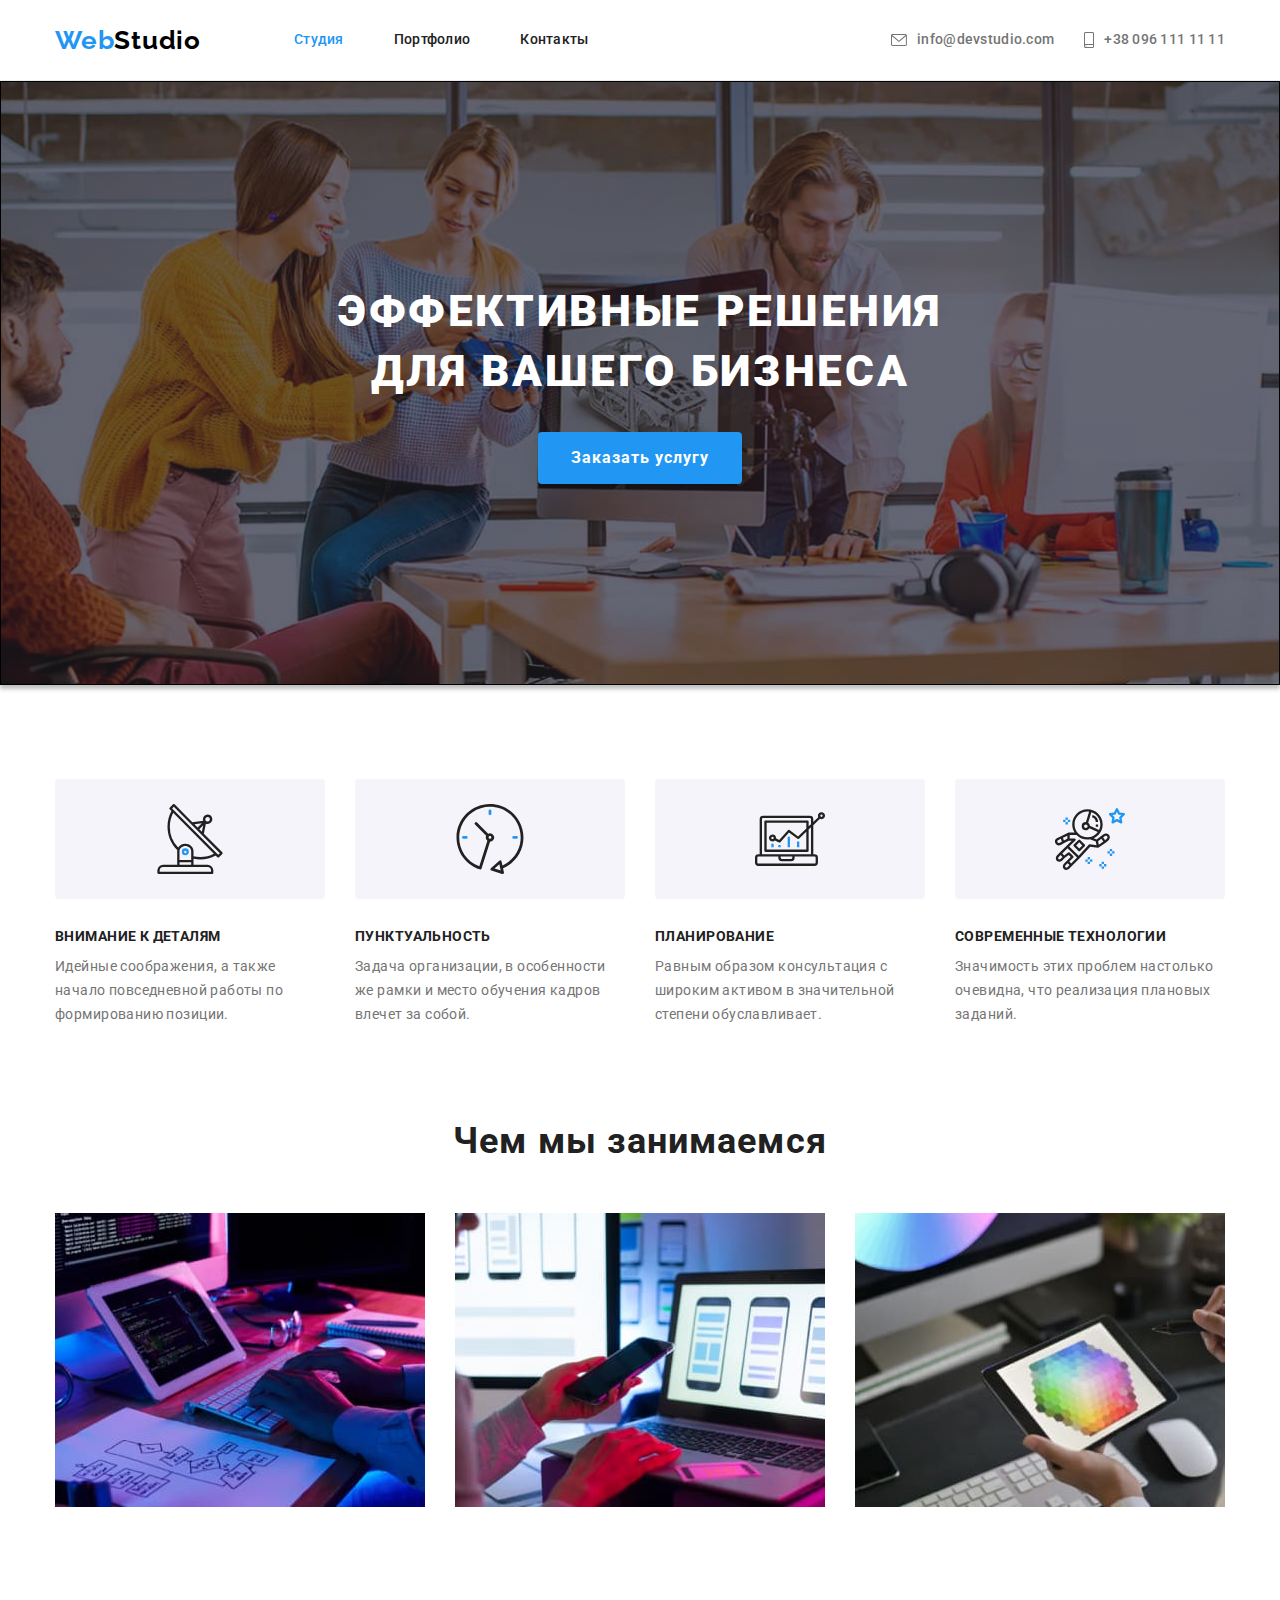
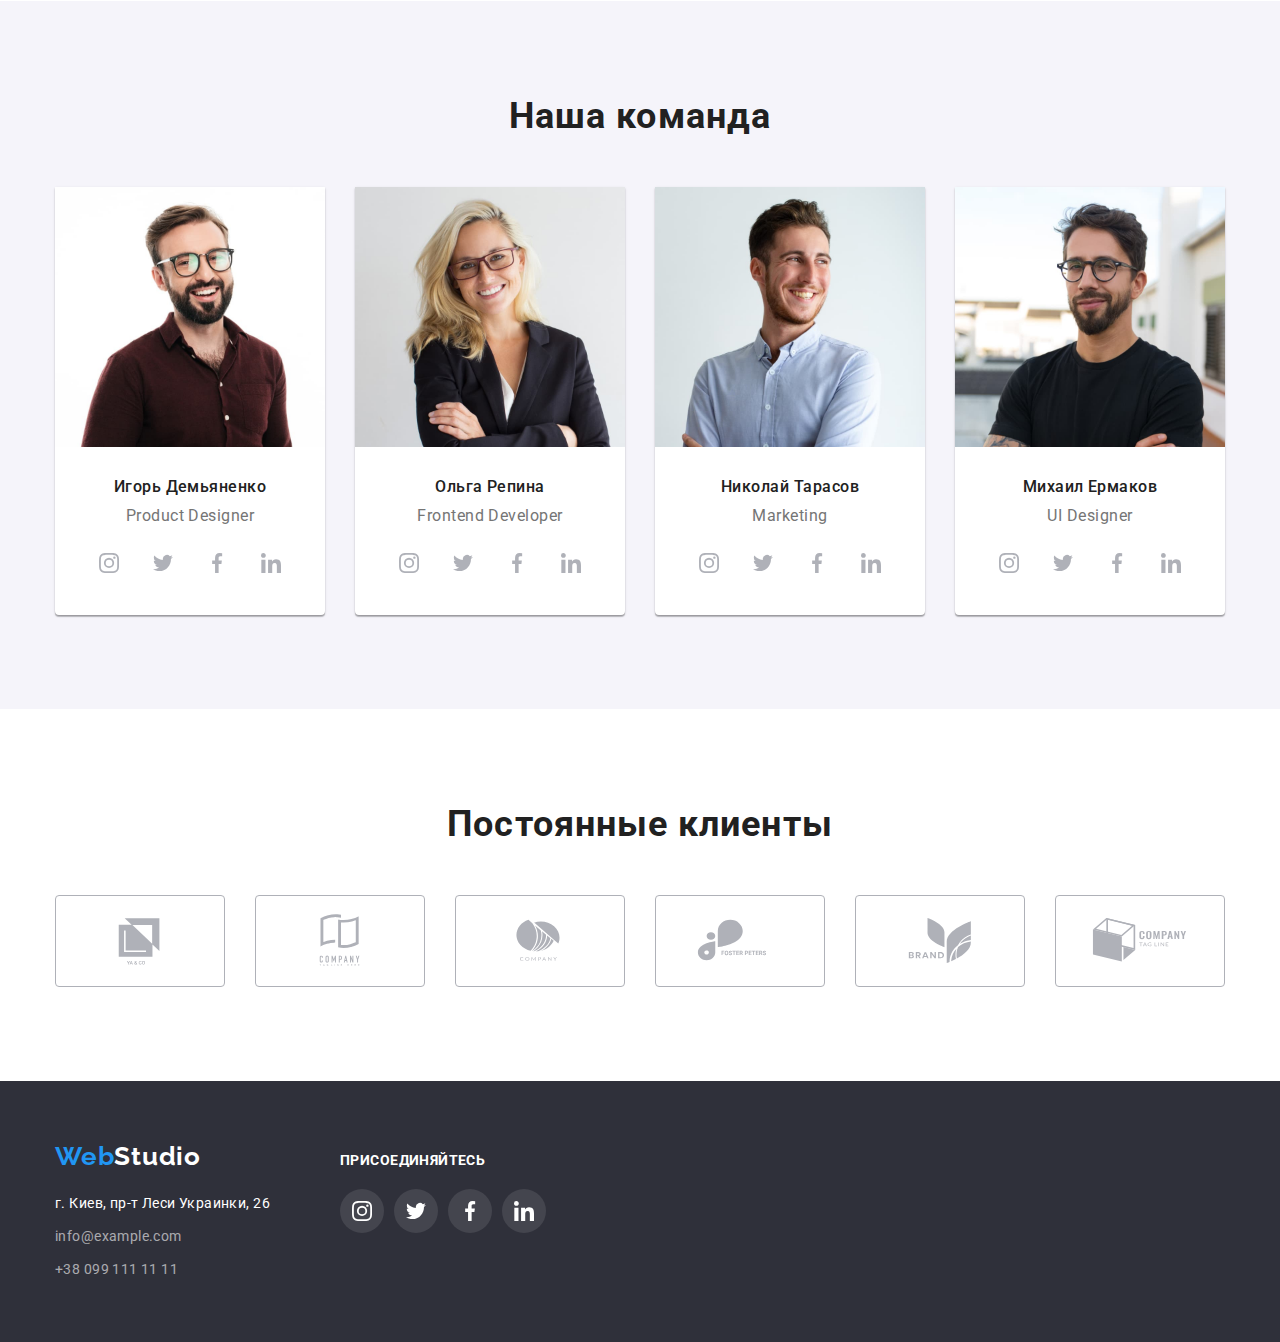
<file: index.html>
<!DOCTYPE html>
<html lang="ru">
  <head>
    <meta charset="UTF-8" />
    <meta http-equiv="X-UA-Compatible" content="IE=edge" />
    <meta name="viewport" content="width=device-width, initial-scale=1.0" />
    <title>Студия</title>
    <link rel="preconnect" href="https://fonts.googleapis.com" />
    <link rel="preconnect" href="https://fonts.gstatic.com" crossorigin />
    <link
      href="https://fonts.googleapis.com/css2?family=Raleway:wght@700&family=Roboto:wght@400;500;700;900&display=swap"
      rel="stylesheet"
    />
    <link
      rel="stylesheet"
      href="https://cdnjs.cloudflare.com/ajax/libs/modern-normalize/1.0.0/modern-normalize.min.css"
    />
    <link rel="stylesheet" href="./css/style.css" />
  </head>
  <body>
    <header class="page-header">
      <div class="container main-menu">
        <a href="" class="logo"><span class="logo-web">Web</span>Studio </a>
        <nav class="site-nav">
          <ul class="site-nav">
            <li class="item">
              <a href="" class="link current">Студия</a>
            </li>
            <li class="item">
              <a href="./portfolio.html" class="link">Портфолио</a>
            </li>
            <li class="item">
              <a href="" class="link">Контакты</a>
            </li>
          </ul>
        </nav>
        <ul class="contacts-header">
          <li class="item">
            <a href="mailto:info@devstudio.com" class="contact-mail"
              ><svg class="icon-contact" width="16" height="12">
                <use href="./images/icons.svg#icon-envelope"></use>
              </svg>
              info@devstudio.com</a
            >
          </li>
          <li class="item">
            <a href="tel:+380961111111" class="contact-tel"
              ><svg class="icon-contact" width="10" height="16">
                <use href="./images/icons.svg#icon-smartphone"></use>
              </svg>
              +38 096 111 11 11</a
            >
          </li>
        </ul>
      </div>
    </header>
    <main>
      <section class="section hero overlay">
        <h1 class="hero-title">Эффективные решения для вашего бизнеса</h1>
        <button type="button" class="hero-button">Заказать услугу</button>
      </section>
      <section class="section advanteges">
        <div class="container">
          <h2 class="section-title visually-hidden">Преимущества</h2>
          <ul class="list-advantages">
            <li class="item">
              <div class="icon-advantages">
                <svg width="70" height="70">
                  <use href="./images/icons.svg#icon-antenna1"></use>
                </svg>
              </div>
              <h3 class="title">Внимание к деталям</h3>
              <p class="text">
                Идейные соображения, а также начало повседневной работы по
                формированию позиции.
              </p>
            </li>
            <li class="item">
              <div class="icon-advantages">
                <svg width="70" height="70">
                  <use href="./images/icons.svg#icon-clock1"></use>
                </svg>
              </div>

              <h3 class="title">Пунктуальность</h3>
              <p class="text">
                Задача организации, в особенности же рамки и место обучения
                кадров влечет за собой.
              </p>
            </li>
            <li class="item">
              <div class="icon-advantages">
                <svg width="70" height="70">
                  <use href="./images/icons.svg#icon-diagram1"></use>
                </svg>
              </div>

              <h3 class="title">Планирование</h3>
              <p class="text">
                Равным образом консультация с широким активом в значительной
                степени обуславливает.
              </p>
            </li>
            <li class="item">
              <div class="icon-advantages">
                <svg width="70" height="70">
                  <use href="./images/icons.svg#icon-astronaut1"></use>
                </svg>
              </div>

              <h3 class="title">Современные технологии</h3>
              <p class="text">
                Значимость этих проблем настолько очевидна, что реализация
                плановых заданий.
              </p>
            </li>
          </ul>
        </div>
      </section>
      <section class="section works">
        <div class="container">
          <h2 class="section-title">Чем мы занимаемся</h2>
          <ul class="list-works">
            <li class="item">
              <img
                class="item-img"
                src="images/box1.jpg"
                width="370"
                height="290"
                alt="HTML-розметка веб-сайтов"
              />
            </li>
            <li class="item">
              <img
                class="item-img"
                src="images/box2.jpg"
                width="370"
                height="290"
                alt="Адаптация веб-сайтов под мобильные устройства"
              />
            </li>
            <li class="item">
              <img
                class="item-img"
                src="images/box3.jpg"
                width="370"
                height="290"
                alt="Векторная и растровая графика"
              />
            </li>
          </ul>
        </div>
      </section>
      <section class="section team">
        <div class="container">
          <h2 class="section-title">Наша команда</h2>
          <ul class="list-team">
            <li class="item">
              <img
                class="item-img"
                src="images/img1.jpg"
                width="270"
                height="260"
                alt="Игорь Демьяненко"
              />
              <div class="card-menu-team">
                <h3 class="title">Игорь Демьяненко</h3>
                <p lang="en" class="text">Product Designer</p>

                <ul class="list-team-socials">
                  <li class="item">
                    <a href="" class="link">
                      <svg width="20" height="20" class="icon-team-socials">
                        <use href="./images/icons.svg#icon-instagram1"></use>
                      </svg>
                    </a>
                  </li>
                  <li class="item">
                    <a href="" class="link">
                      <svg width="20" height="20" class="icon-team-socials">
                        <use href="./images/icons.svg#icon-twitter1"></use>
                      </svg>
                    </a>
                  </li>
                  <li class="item">
                    <a href="" class="link">
                      <svg width="20" height="20" class="icon-team-socials">
                        <use href="./images/icons.svg#icon-facebook1"></use>
                      </svg>
                    </a>
                  </li>
                  <li class="item">
                    <a href="" class="link">
                      <svg width="20" height="20" class="icon-team-socials">
                        <use href="./images/icons.svg#icon-linkedin1"></use>
                      </svg>
                    </a>
                  </li>
                </ul>
              </div>
            </li>
            <li class="item">
              <img
                class="item-img"
                src="images/img2.jpg"
                width="270"
                height="260"
                alt="Ольга Репина"
              />
              <div class="card-menu-team">
                <h3 class="title">Ольга Репина</h3>
                <p lang="en" class="text">Frontend Developer</p>

                <ul class="list-team-socials">
                  <li class="item">
                    <a href="" class="link">
                      <svg width="20" height="20" class="icon-team-socials">
                        <use href="./images/icons.svg#icon-instagram1"></use>
                      </svg>
                    </a>
                  </li>
                  <li class="item">
                    <a href="" class="link">
                      <svg width="20" height="20" class="icon-team-socials">
                        <use href="./images/icons.svg#icon-twitter1"></use>
                      </svg>
                    </a>
                  </li>
                  <li class="item">
                    <a href="" class="link">
                      <svg width="20" height="20" class="icon-team-socials">
                        <use href="./images/icons.svg#icon-facebook1"></use>
                      </svg>
                    </a>
                  </li>
                  <li class="item">
                    <a href="" class="link">
                      <svg width="20" height="20" class="icon-team-socials">
                        <use href="./images/icons.svg#icon-linkedin1"></use>
                      </svg>
                    </a>
                  </li>
                </ul>
              </div>
            </li>
            <li class="item">
              <img
                class="item-img"
                src="images/img3.jpg"
                width="270"
                height="260"
                alt="Николай Тарасов"
              />
              <div class="card-menu-team">
                <h3 class="title">Николай Тарасов</h3>
                <p lang="en" class="text">Marketing</p>

                <ul class="list-team-socials">
                  <li class="item">
                    <a href="" class="link">
                      <svg width="20" height="20" class="icon-team-socials">
                        <use href="./images/icons.svg#icon-instagram1"></use>
                      </svg>
                    </a>
                  </li>
                  <li class="item">
                    <a href="" class="link">
                      <svg width="20" height="20" class="icon-team-socials">
                        <use href="./images/icons.svg#icon-twitter1"></use>
                      </svg>
                    </a>
                  </li>
                  <li class="item">
                    <a href="" class="link">
                      <svg width="20" height="20" class="icon-team-socials">
                        <use href="./images/icons.svg#icon-facebook1"></use>
                      </svg>
                    </a>
                  </li>
                  <li class="item">
                    <a href="" class="link">
                      <svg width="20" height="20" class="icon-team-socials">
                        <use href="./images/icons.svg#icon-linkedin1"></use>
                      </svg>
                    </a>
                  </li>
                </ul>
              </div>
            </li>
            <li class="item">
              <img
                class="item-img"
                src="images/img4.jpg"
                width="270"
                height="260"
                alt="Михаил Ермаков"
              />
              <div class="card-menu-team">
                <h3 class="title">Михаил Ермаков</h3>
                <p lang="en" class="text">UI Designer</p>

                <ul class="list-team-socials">
                  <li class="item">
                    <a href="" class="link">
                      <svg width="20" height="20" class="icon-team-socials">
                        <use href="./images/icons.svg#icon-instagram1"></use>
                      </svg>
                    </a>
                  </li>
                  <li class="item">
                    <a href="" class="link">
                      <svg width="20" height="20" class="icon-team-socials">
                        <use href="./images/icons.svg#icon-twitter1"></use>
                      </svg>
                    </a>
                  </li>
                  <li class="item">
                    <a href="" class="link">
                      <svg width="20" height="20" class="icon-team-socials">
                        <use href="./images/icons.svg#icon-facebook1"></use>
                      </svg>
                    </a>
                  </li>
                  <li class="item">
                    <a href="" class="link">
                      <svg width="20" height="20" class="icon-team-socials">
                        <use href="./images/icons.svg#icon-linkedin1"></use>
                      </svg>
                    </a>
                  </li>
                </ul>
              </div>
            </li>
          </ul>
        </div>
      </section>
      <section class="section clients">
        <div class="container">
          <h2 class="section-title">Постоянные клиенты</h2>
          <ul class="list-clients">
            <li class="item">
              <a href="" class="link">
                <svg class="icon-clients" width="106" height="60">
                  <use href="./images/icons.svg#icon-logo1"></use>
                </svg>
              </a>
            </li>
            <li class="item">
              <a href="" class="link">
                <svg class="icon-clients" width="106" height="60">
                  <use href="./images/icons.svg#icon-logo2"></use>
                </svg>
              </a>
            </li>
            <li class="item">
              <a href="" class="link">
                <svg class="icon-clients" width="106" height="60">
                  <use href="./images/icons.svg#icon-logo3"></use>
                </svg>
              </a>
            </li>
            <li class="item">
              <a href="" class="link">
                <svg class="icon-clients" width="106" height="60">
                  <use href="./images/icons.svg#icon-logo4"></use>
                </svg>
              </a>
            </li>
            <li class="item">
              <a href="" class="link">
                <svg class="icon-clients" width="106" height="60">
                  <use href="./images/icons.svg#icon-logo5"></use>
                </svg>
              </a>
            </li>
            <li class="item">
              <a href="" class="link">
                <svg class="icon-clients" width="106" height="60">
                  <use href="./images/icons.svg#icon-logo6"></use>
                </svg>
              </a>
            </li>
          </ul>
        </div>
      </section>
    </main>
    <footer class="footer">
      <div class="container footer-menu">
        <div class="footer-info">
          <a href="" class="logo-footer"
            ><span class="logo-web">Web</span>Studio</a
          >
          <address class="contacts">
            <ul class="list-contacts">
              <li class="item">
                <a href="" class="link-address"
                  >г. Киев, пр-т Леси Украинки, 26</a
                >
              </li>
              <li class="item">
                <a href="mailto:info@example.com" class="link"
                  >info@example.com</a
                >
              </li>
              <li class="item">
                <a href="tel:+380991111111" class="link tel"
                  >+38 099 111 11 11</a
                >
              </li>
            </ul>
          </address>
        </div>
        <div class="footer-socials">
          <p class="text">присоединяйтесь</p>
          <ul class="list-footer-socials">
            <li class="item">
              <a href="" class="link">
                <svg width="20" height="20" class="icon-footer-socials">
                  <use href="./images/icons.svg#icon-instagram1"></use>
                </svg>
              </a>
            </li>
            <li class="item">
              <a href="" class="link">
                <svg width="20" height="20" class="icon-footer-socials">
                  <use href="./images/icons.svg#icon-twitter1"></use>
                </svg>
              </a>
            </li>
            <li class="item">
              <a href="" class="link">
                <svg width="20" height="20" class="icon-footer-socials">
                  <use href="./images/icons.svg#icon-facebook1"></use>
                </svg>
              </a>
            </li>
            <li class="item">
              <a href="" class="link">
                <svg width="20" height="20" class="icon-footer-socials">
                  <use href="./images/icons.svg#icon-linkedin1"></use>
                </svg>
              </a>
            </li>
          </ul>
        </div>
      </div>
    </footer>
  </body>
</html>
</file>
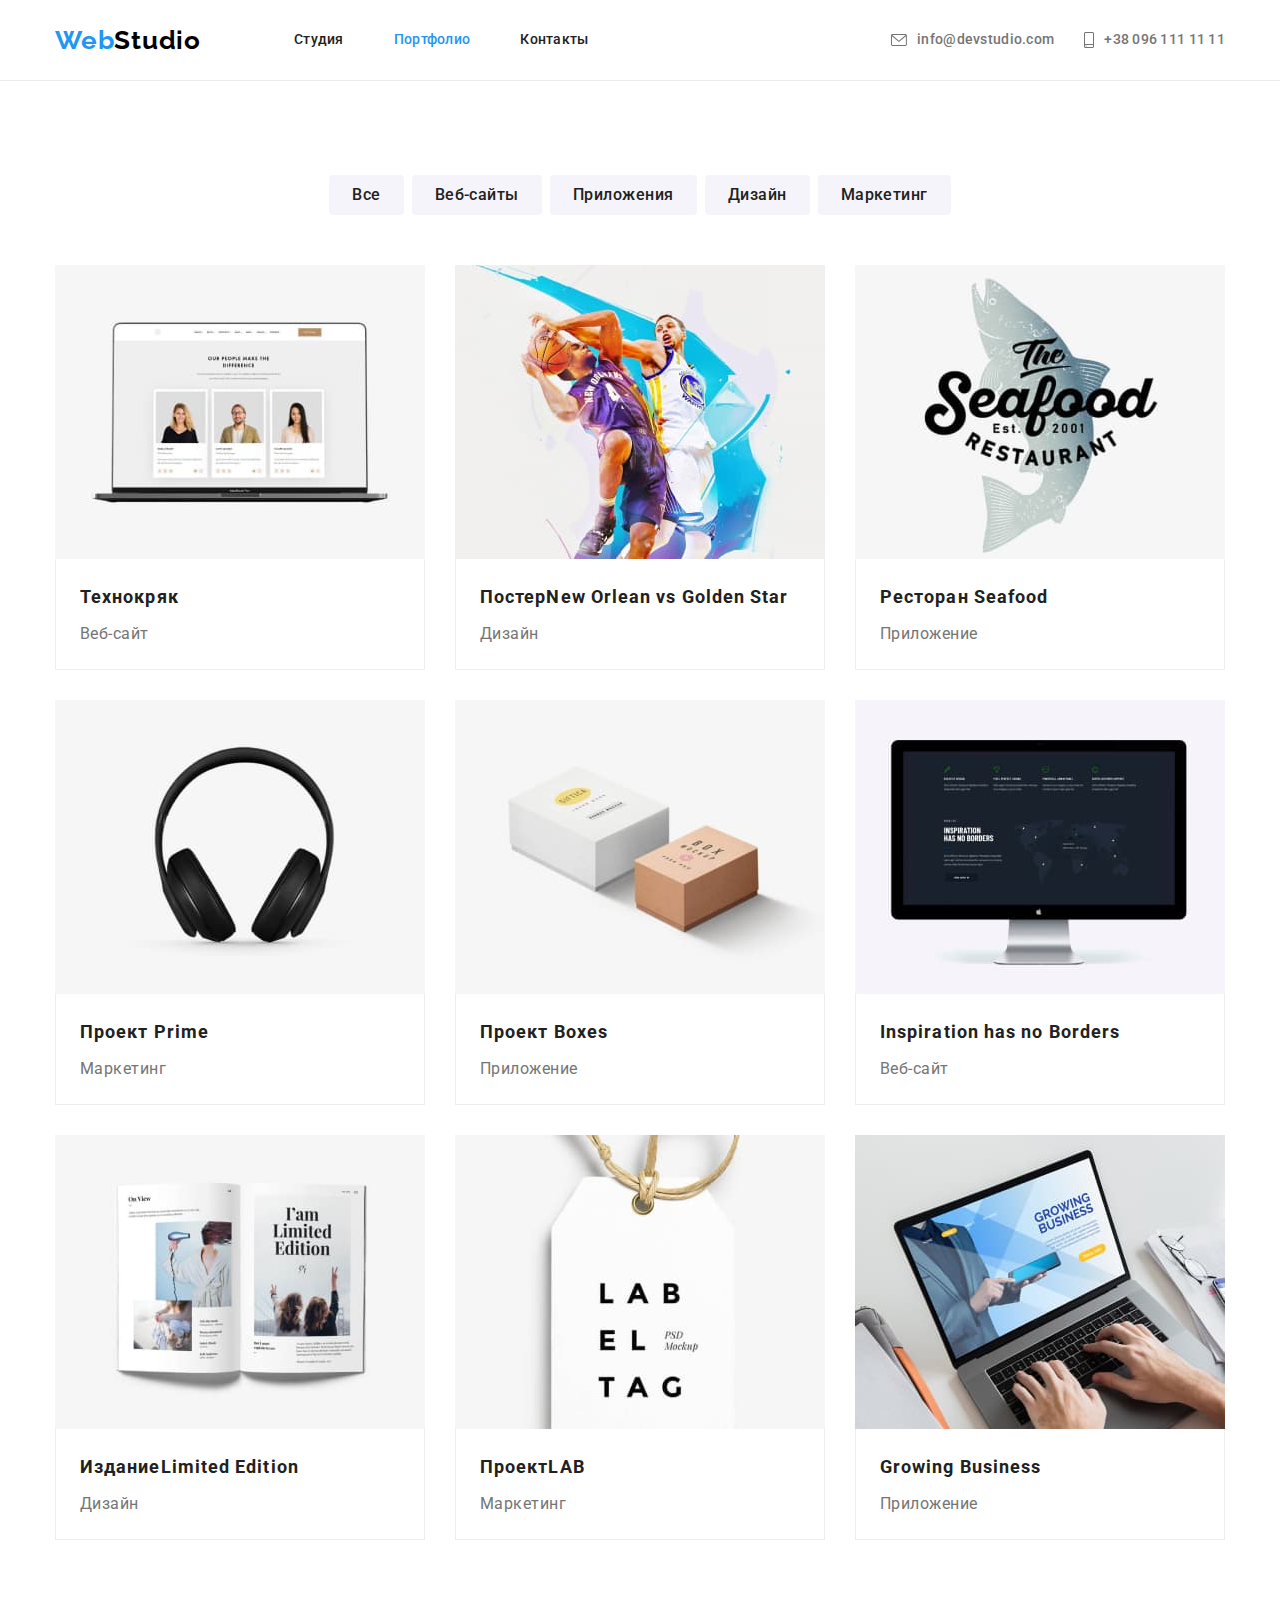
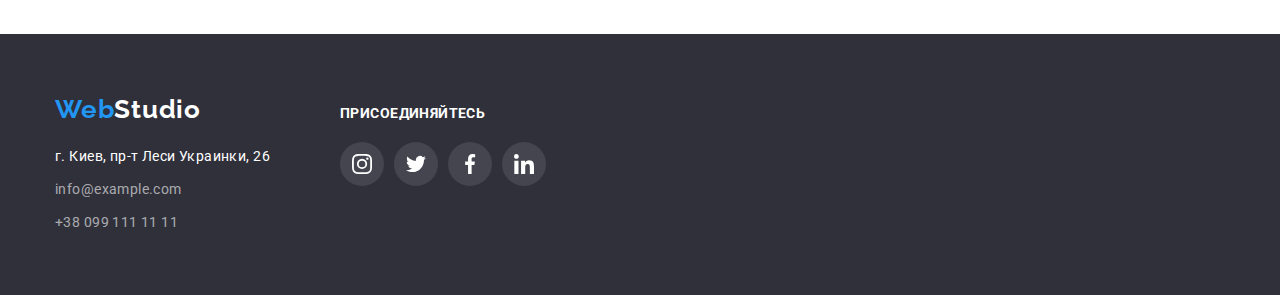
<file: portfolio.html>
<!DOCTYPE html>
<html lang="ru">
  <head>
    <meta charset="UTF-8" />
    <meta http-equiv="X-UA-Compatible" content="IE=edge" />
    <meta name="viewport" content="width=device-width, initial-scale=1.0" />
    <title>Студия</title>
    <link rel="preconnect" href="https://fonts.googleapis.com" />
    <link rel="preconnect" href="https://fonts.gstatic.com" crossorigin />
    <link
      href="https://fonts.googleapis.com/css2?family=Raleway:wght@700&family=Roboto:wght@400;500;700;900&display=swap"
      rel="stylesheet"
    />
    <link
      rel="stylesheet"
      href="https://cdnjs.cloudflare.com/ajax/libs/modern-normalize/1.0.0/modern-normalize.min.css"
    />
    <link rel="stylesheet" href="./css/style.css" />
  </head>
  <body>
    <header class="page-header">
      <div class="container main-menu">
        <a href="" class="logo"><span class="logo-web">Web</span>Studio </a>
        <nav class="site-nav">
          <ul class="site-nav">
            <li class="item">
              <a href="./index.html" class="link">Студия</a>
            </li>
            <li class="item">
              <a href="./portfolio.html" class="link current">Портфолио</a>
            </li>
            <li class="item">
              <a href="" class="link">Контакты</a>
            </li>
          </ul>
        </nav>
        <ul class="contacts-header">
          <li class="item">
            <a href="mailto:info@devstudio.com" class="contact-mail"
              ><svg class="icon-contact" width="16" height="12">
                <use href="./images/icons.svg#icon-envelope"></use>
              </svg>
              info@devstudio.com</a
            >
          </li>
          <li class="item">
            <a href="tel:+380961111111" class="contact-tel"
              ><svg class="icon-contact" width="10" height="16">
                <use href="./images/icons.svg#icon-smartphone"></use>
              </svg>
              +38 096 111 11 11</a
            >
          </li>
        </ul>
      </div>
    </header>
    <main>
      <section class="section">
        <div class="container">
          <h2 class="section-title visually-hidden">Портфолио</h2>
          <ul class="list-filter">
            <li class="item">
              <button type="button" class="button">Все</button>
            </li>
            <li class="item">
              <button type="button" class="button">Веб-сайты</button>
            </li>
            <li class="item">
              <button type="button" class="button">Приложения</button>
            </li>
            <li class="item">
              <button type="button" class="button">Дизайн</button>
            </li>
            <li class="item">
              <button type="button" class="button">Маркетинг</button>
            </li>
          </ul>
          <ul class="list-examples">
            <li class="item">
              <a href="" class="link">
                <img
                  class="item-img"
                  src="images/pic1.jpg"
                  width="370"
                  height="294"
                  alt="Веб-сайт компании Технокряк"
                />
                <div class="card-content">
                  <h2 class="title">Технокряк</h2>
                  <p class="text">Веб-сайт</p>
                </div>
              </a>
            </li>
            <li class="item">
              <a href="" class="link">
                <img
                  class="item-img"
                  src="images/pic2.jpg"
                  width="370"
                  height="294"
                  alt="Постер баскетбольных команд Нью Орлеан и Голден Стэйт"
                />
                <div class="card-content">
                  <h2 class="title">
                    Постер<span lang="en">New Orlean vs Golden Star</span>
                  </h2>
                  <p class="text">Дизайн</p>
                </div>
              </a>
            </li>
            <li class="item">
              <a href="" class="link">
                <img
                  class="item-img"
                  src="images/pic3.jpg"
                  width="370"
                  height="294"
                  alt="Логотип ресторана Seafood"
                />
                <div class="card-content">
                  <h2 class="title">Ресторан <span lang="en">Seafood</span></h2>
                  <p class="text">Приложение</p>
                </div>
              </a>
            </li>
            <li class="item">
              <a href="" class="link">
                <img
                  class="item-img"
                  src="images/pic4.jpg"
                  width="370"
                  height="294"
                  alt="Черные наушники"
                />
                <div class="card-content">
                  <h2 class="title">Проект <span lang="en">Prime</span></h2>
                  <p class="text">Маркетинг</p>
                </div>
              </a>
            </li>
            <li class="item">
              <a href="" class="link">
                <img
                  class="item-img"
                  src="images/pic5.jpg"
                  width="370"
                  height="294"
                  alt="2 коробки белого и коричневого цвета с надписями"
                />
                <div class="card-content">
                  <h2 class="title">Проект <span lang="en">Boxes</span></h2>
                  <p class="text">Приложение</p>
                </div>
              </a>
            </li>
            <li class="item">
              <a href="" class="link">
                <img
                  class="item-img"
                  src="images/pic6.jpg"
                  width="370"
                  height="294"
                  alt="Веб-сайт компании Inspiration has no Borders"
                />
                <div class="card-content">
                  <h2 lang="en" class="title">Inspiration has no Borders</h2>
                  <p class="text">Веб-сайт</p>
                </div>
              </a>
            </li>
            <li class="item">
              <a href="" class="link">
                <img
                  class="item-img"
                  src="images/pic7.jpg"
                  width="370"
                  height="294"
                  alt="Печатное издание Limited Edition"
                />
                <div class="card-content">
                  <h2 class="title">
                    Издание<span lang="en">Limited Edition</span>
                  </h2>
                  <p class="text">Дизайн</p>
                </div>
              </a>
            </li>
            <li class="item">
              <a href="" class="link">
                <img
                  class="item-img"
                  src="images/pic8.jpg"
                  width="370"
                  height="294"
                  alt="Эмблема с надписью LABELTAG"
                />
                <div class="card-content">
                  <h2 class="title">Проект<span lang="en">LAB</span></h2>
                  <p class="text">Маркетинг</p>
                </div>
              </a>
            </li>
            <li class="item">
              <a href="" class="link">
                <img
                  class="item-img"
                  src="images/pic9.jpg"
                  width="370"
                  height="294"
                  alt="Заставка приложения для Growing Business"
                />
                <div class="card-content">
                  <h2 lang="en" class="title">Growing Business</h2>
                  <p class="text">Приложение</p>
                </div>
              </a>
            </li>
          </ul>
        </div>
      </section>
    </main>
    <footer class="footer">
      <div class="container footer-menu">
        <div class="footer-info">
          <a href="" class="logo-footer"
            ><span class="logo-web">Web</span>Studio</a
          >
          <address class="contacts">
            <ul class="list-contacts">
              <li class="item">
                <a href="" class="link-address"
                  >г. Киев, пр-т Леси Украинки, 26</a
                >
              </li>
              <li class="item">
                <a href="mailto:info@example.com" class="link"
                  >info@example.com</a
                >
              </li>
              <li class="item">
                <a href="tel:+380991111111" class="link tel"
                  >+38 099 111 11 11</a
                >
              </li>
            </ul>
          </address>
        </div>
        <div class="footer-socials">
          <p class="text">присоединяйтесь</p>
          <ul class="list-footer-socials">
            <li class="item">
              <a href="" class="link">
                <svg width="20" height="20" class="icon-footer-socials">
                  <use href="./images/icons.svg#icon-instagram1"></use>
                </svg>
              </a>
            </li>
            <li class="item">
              <a href="" class="link">
                <svg width="20" height="20" class="icon-footer-socials">
                  <use href="./images/icons.svg#icon-twitter1"></use>
                </svg>
              </a>
            </li>
            <li class="item">
              <a href="" class="link">
                <svg width="20" height="20" class="icon-footer-socials">
                  <use href="./images/icons.svg#icon-facebook1"></use>
                </svg>
              </a>
            </li>
            <li class="item">
              <a href="" class="link">
                <svg width="20" height="20" class="icon-footer-socials">
                  <use href="./images/icons.svg#icon-linkedin1"></use>
                </svg>
              </a>
            </li>
          </ul>
        </div>
      </div>
    </footer>
  </body>
</html>
</file>
<file: css/style.css>
:root {
  --main-background-color: #ffffff;
  --secondary-background-color: #2f303a;
  --hero-bg-color: #c4c4c4;
  --img-overlay-bg-color: rgba(47, 48, 58, 0.4);
  --third-background-color: #f5f4fa;
  --main-text-color: #212121;
  --secondary-text-color: #757575;
  --accent-color: #2196f3;
  --text-color-white: #ffffff;
  --text-color-contacts-footer: rgba(255, 255, 255, 0.6);
  --text-color-logo: #000000;
  --hover-color-button: #188ce8;
  --color-social-link: #afb1b8;
  --socils-bgc-footer: rgba(255, 255, 255, 0.1);
}

body {
  background-color: var(--main-background-color);
  color: var(--main-text-color);
  font-family: Roboto, sans-serif;
}

html {
  box-sizing: border-box;
}

*,
*::after,
*::before {
  box-sizing: inherit;
}

/* Класс для обнуления базовых свойств у списков (ul) */
ul {
  list-style: none;
  padding-left: 0;
  margin: 0;
}

/* Стили для обнуления верхних отступов у элементов */
h1,
h2,
h3,
h4,
h5,
h6,
p {
  margin-top: 0;
  margin-bottom: 0;
}

/* Класс для обнуления базовых свойств у ссылок */
a {
  text-decoration: none;
  color: inherit;
}

/* Свойства для корректного отображения картинок */
img {
  display: block;
  max-width: 100%;
  height: auto;
}

/* Свойства для обнуления курсива у address */
address {
  font-style: normal;
}

.container {
  margin-left: auto;
  margin-right: auto;
  padding-left: 15px;
  padding-right: 15px;
  max-width: 1200px;
}

/* Хедер */
.page-header {
  border-bottom: 1px solid #ececec;
}

/* Логотип */
.logo {
  margin-right: 93px;

  color: var(--text-color-logo);
  font-family: Raleway, sans-serif;
  font-weight: 700;
  font-size: 26px;
  line-height: 1.19;
  letter-spacing: 0.03em;
  text-decoration: none;
}

.logo-web {
  color: var(--accent-color);
}

.logo-web:hover,
.logo:hover,
.logo-web:focus,
.logo:focus {
  color: var(--accent-color);
}

/*Навигация + контакты  */
.main-menu {
  display: flex;
  align-items: center;
}

/* Навигация сайта */
.site-nav {
  display: flex;
}

.site-nav .item + .item {
  margin-left: 50px;
}

.site-nav .link.current {
  color: var(--accent-color);
}

.site-nav .link {
  display: block;
  padding-top: 32px;
  padding-bottom: 32px;

  color: var(--main-text-color);
  font-weight: 500;
  font-size: 14px;
  line-height: 1.14;
  letter-spacing: 0.02em;
}

.site-nav .link:hover,
.site-nav .link:focus {
  color: var(--accent-color);
}

/* Контакты хедера */
.contacts-header {
  display: flex;
  margin-left: auto;
}

.contacts-header .item + .item {
  margin-left: 30px;
}

.contacts-header .item {
  color: var(--secondary-text-color);
}

.contacts-header .item:hover .icon-contact,
.contacts-header .item:focus .icon-contact {
  color: var(--accent-color);
}

.icon-contact {
  margin-right: 10px;
  fill: currentColor;
}

.contact-tel,
.contact-mail {
  display: flex;
  align-items: center;

  color: var(--secondary-text-color);
  font-weight: 500;
  font-size: 14px;
  line-height: 1.14;
  letter-spacing: 0.02em;
  text-decoration: none;
}

.contact-mail:hover,
.contact-tel:hover,
.contact-mail:focus,
.contact-tel:focus {
  color: var(--accent-color);
}

/* Секции */
.section {
  padding-top: 94px;
  padding-bottom: 94px;
}

/* Секция герой */
.section.hero {
  padding-top: 200px;
  padding-bottom: 200px;
  text-align: center;
}

.hero-title {
  margin-left: auto;
  margin-right: auto;
  margin-bottom: 30px;

  color: var(--text-color-white);
  font-weight: 900;
  font-size: 44px;
  max-width: 696px;
  line-height: 1.36;
  letter-spacing: 0.06em;
  text-transform: uppercase;
}

.hero-button {
  border-radius: 4px;
  border: 1px solid transparent;
  padding: 10px 32px;
  min-width: 200px;

  background-color: var(--accent-color);
  color: var(--text-color-white);
  font-family: inherit;
  font-weight: 700;
  font-size: 16px;
  line-height: 1.88;
  text-align: center;
  letter-spacing: 0.06em;
  box-shadow: 0px 4px 4px rgba(0, 0, 0, 0.15);
  cursor: pointer;
}

.hero-button:hover,
.hero-button:focus {
  background-color: var(--hover-color-button);
}

.overlay {
  max-width: 1600px;
  min-height: 600px;
  margin-left: auto;
  margin-right: auto;

  background-color: var(--hero-bg-color);
  background-image: linear-gradient(
      var(--img-overlay-bg-color),
      var(--img-overlay-bg-color)
    ),
    url(../images/hero-fon.jpg);
  background-repeat: no-repeat;
  background-position: center;
  background-size: cover;
  border: 1px solid #000000;
  box-shadow: 0px 4px 4px rgba(0, 0, 0, 0.25);
}

/* Секция преимущества */
.section.advanteges {
  padding-bottom: 47px;
}

.visually-hidden {
  position: absolute;
  width: 1px;
  height: 1px;
  margin: -1px;
  border: 0;
  padding: 0;

  white-space: nowrap;
  clip-path: inset(100%);
  clip: rect(0 0 0 0);
  overflow: hidden;
}

.list-advantages {
  display: flex;
}

.icon-advantages {
  display: flex;
  margin-bottom: 30px;
  justify-content: center;
  align-items: center;

  width: 270px;
  height: 120px;
  background-color: var(--third-background-color);
  border-radius: 4px;
}

.list-advantages .item + .item {
  margin-left: 30px;
}

.list-advantages .title {
  margin-bottom: 10px;

  font-weight: 700;
  font-size: 14px;
  line-height: 1.14;
  letter-spacing: 0.03em;
  text-transform: uppercase;
}

.list-advantages .text {
  margin-bottom: 0;

  color: var(--secondary-text-color);
  font-size: 14px;
  line-height: 1.71;
  letter-spacing: 0.03em;
}

/* Секция Чем мы занимаемся */
.section.works {
  padding-top: 47px;
}

.list-works {
  display: flex;
}

.list-works .item + .item {
  margin-left: 30px;
}

.section-title {
  margin-bottom: 50px;

  font-size: 36px;
  line-height: 1.17;
  text-align: center;
  letter-spacing: 0.03em;
}

/* Секция наша команда */
.section.team {
  background-color: var(--third-background-color);
}

.card-menu-team {
  padding-top: 30px;
  padding-bottom: 30px;
}

.list-team .text {
  color: var(--secondary-text-color);
  font-size: 16px;
  line-height: 1.19;
  text-align: center;
  letter-spacing: 0.03em;
  margin-bottom: 16px;
}

.list-team .title {
  margin-bottom: 10px;

  font-weight: 500;
  font-size: 16px;
  line-height: 1.19;
  text-align: center;
  letter-spacing: 0.03em;
}

.list-team {
  display: flex;
  max-height: 428px;
}

.list-team .item {
  background-color: var(--main-background-color);
  box-shadow: 0px 1px 3px rgba(0, 0, 0, 0.12), 0px 1px 1px rgba(0, 0, 0, 0.14),
    0px 2px 1px rgba(0, 0, 0, 0.2);
  border-radius: 0px 0px 4px 4px;
}

.list-team .item + .item {
  margin-left: 30px;
}

.list-team-socials {
  display: flex;
  justify-content: center;
}

.list-team-socials .item + .item {
  margin-left: 10px;
}

.list-team-socials .item {
  box-shadow: none;
  width: 44px;
  height: 44px;
}

.list-team-socials .link {
  display: flex;
  justify-content: center;
  align-items: center;
  width: 100%;
  height: 100%;
  color: var(--color-social-link);
  border-radius: 50%;
}

.list-team-socials .link:hover,
.list-team-socials .link:focus {
  background-color: var(--accent-color);
  color: var(--text-color-white);
}

.icon-team-socials {
  fill: currentColor;
}

/* Секция клиенты */
.list-clients {
  display: flex;
}

.list-clients .item + .item {
  margin-left: 30px;
}

.list-clients .item {
  width: 170px;
  height: 92px;
}

.list-clients .link {
  display: flex;
  justify-content: center;
  align-items: center;
  width: 100%;
  height: 100%;
  color: var(--color-social-link);
  border: 1px solid var(--color-social-link);
  border-radius: 4px;
}

.list-clients .link:hover,
.list-clients .link:focus {
  color: var(--accent-color);
  border: 1px solid var(--accent-color);
}

.icon-clients {
  fill: currentColor;
}

/* Футер */
.footer {
  padding-top: 60px;
  padding-bottom: 60px;

  background-color: var(--secondary-background-color);
}

.logo-footer {
  display: block;
  margin-bottom: 20px;

  color: var(--text-color-white);
  font-family: "Raleway";
  font-style: normal;
  font-weight: 700;
  font-size: 26px;
  line-height: 1.19;
  letter-spacing: 0.03em;
  text-decoration: none;
}

.logo-web {
  color: var(--accent-color);
}

.logo-web:hover,
.logo-footer:hover,
.logo-web:focus,
.logo-footer:focus {
  color: var(--accent-color);
}

.list-contacts .link-address,
.list-contacts .link {
  display: block;
  margin-bottom: 9px;

  color: var(--text-color-white);
  font-size: 14px;
  line-height: 1.71;
  letter-spacing: 0.03em;
  text-decoration: none;
}

.list-contacts .link {
  color: var(--text-color-contacts-footer);
}

.list-contacts .link.tel {
  margin-bottom: 0;
}

.list-contacts .link-address:hover,
.list-contacts .link:hover,
.list-contacts .link-address:focus,
.list-contacts .link:focus {
  color: var(--accent-color);
}

.footer .text {
  margin-bottom: 20px;

  font-weight: 700;
  font-size: 14px;
  line-height: 1.14;
  letter-spacing: 0.03em;
  text-transform: uppercase;

  color: var(--text-color-white);
}

.list-footer-socials {
  display: flex;
}

.list-footer-socials .item + .item {
  margin-left: 10px;
}

.list-footer-socials .item {
  width: 44px;
  height: 44px;
}

.list-footer-socials .link {
  display: block;
  padding: 12px;
  width: 100%;
  height: 100%;
  color: var(--text-color-white);
  background-color: var(--socils-bgc-footer);
  border-radius: 50%;
}

.list-footer-socials .link:hover,
.list-footer-socials .link:focus {
  background-color: var(--accent-color);
}

.icon-footer-socials {
  fill: currentColor;
}

.footer-socials {
  display: flex;
  flex-direction: column;
  margin-left: 70px;
  padding-top: 12px;
}

.footer-info {
  display: flex;
  flex-direction: column;
}

.footer-menu {
  display: flex;
}

/* Портфолио */
.list-filter {
  display: flex;
  justify-content: center;
}

.list-filter .item + .item {
  margin-left: 8px;
}

.button {
  border-radius: 4px;
  border: 1px solid transparent;
  padding: 6px 22px;
  margin-bottom: 50px;

  background-color: var(--third-background-color);
  color: var(--main-text-color);
  font-family: inherit;
  font-weight: 500;
  font-size: 16px;
  line-height: 1.63;
  text-align: center;
  letter-spacing: 0.03em;
  cursor: pointer;
}

.button:hover,
.button:focus {
  background-color: var(--accent-color);
  color: var(--text-color-white);
  box-shadow: 0px 3px 1px rgba(0, 0, 0, 0.1), 0px 1px 2px rgba(0, 0, 0, 0.08),
    0px 2px 2px rgba(0, 0, 0, 0.12);
}

.list-examples {
  display: flex;
  flex-wrap: wrap;
}

.list-examples .item {
  max-width: 370px;
  margin-right: 30px;
  margin-bottom: 30px;
}

.list-examples .link:hover,
.list-examples .link:focus {
  display: block;
  box-shadow: 0px 1px 1px rgba(0, 0, 0, 0.12), 0px 4px 4px rgba(0, 0, 0, 0.06),
    1px 4px 6px rgba(0, 0, 0, 0.16);
}

.list-examples .item:nth-child(3n) {
  margin-right: 0;
}

.list-examples .item:nth-last-child(-n + 3) {
  margin-bottom: 0;
}

.card-content {
  padding: 20px 24px;

  border-left: 1px solid #eeeeee;
  border-bottom: 1px solid #eeeeee;
  border-right: 1px solid #eeeeee;
}

.list-examples .title {
  margin-bottom: 4px;

  color: var(--main-text-color);
  font-size: 18px;
  line-height: 2;
  letter-spacing: 0.06em;
  text-decoration: none;
}

.list-examples .text {
  color: var(--secondary-text-color);
  font-size: 16px;
  line-height: 1.88;
  letter-spacing: 0.03em;
  text-decoration: none;
}
</file>
